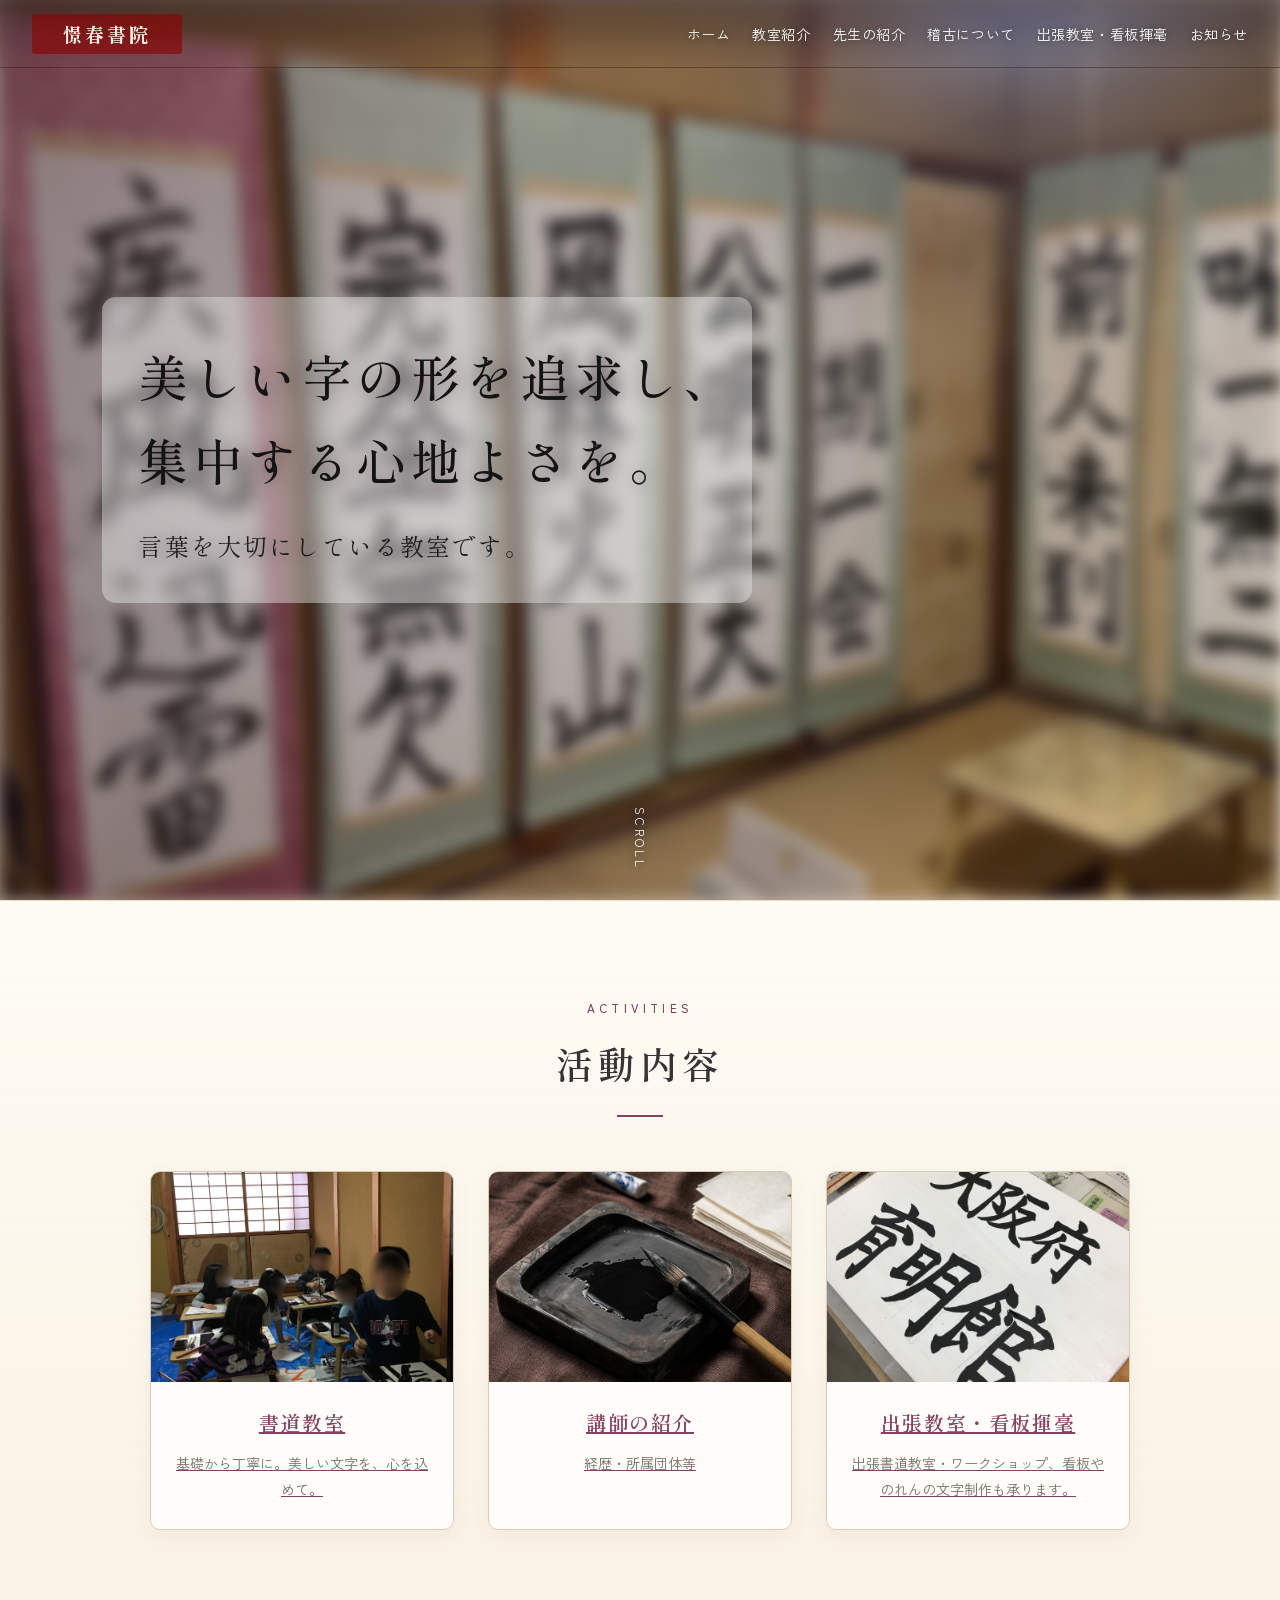
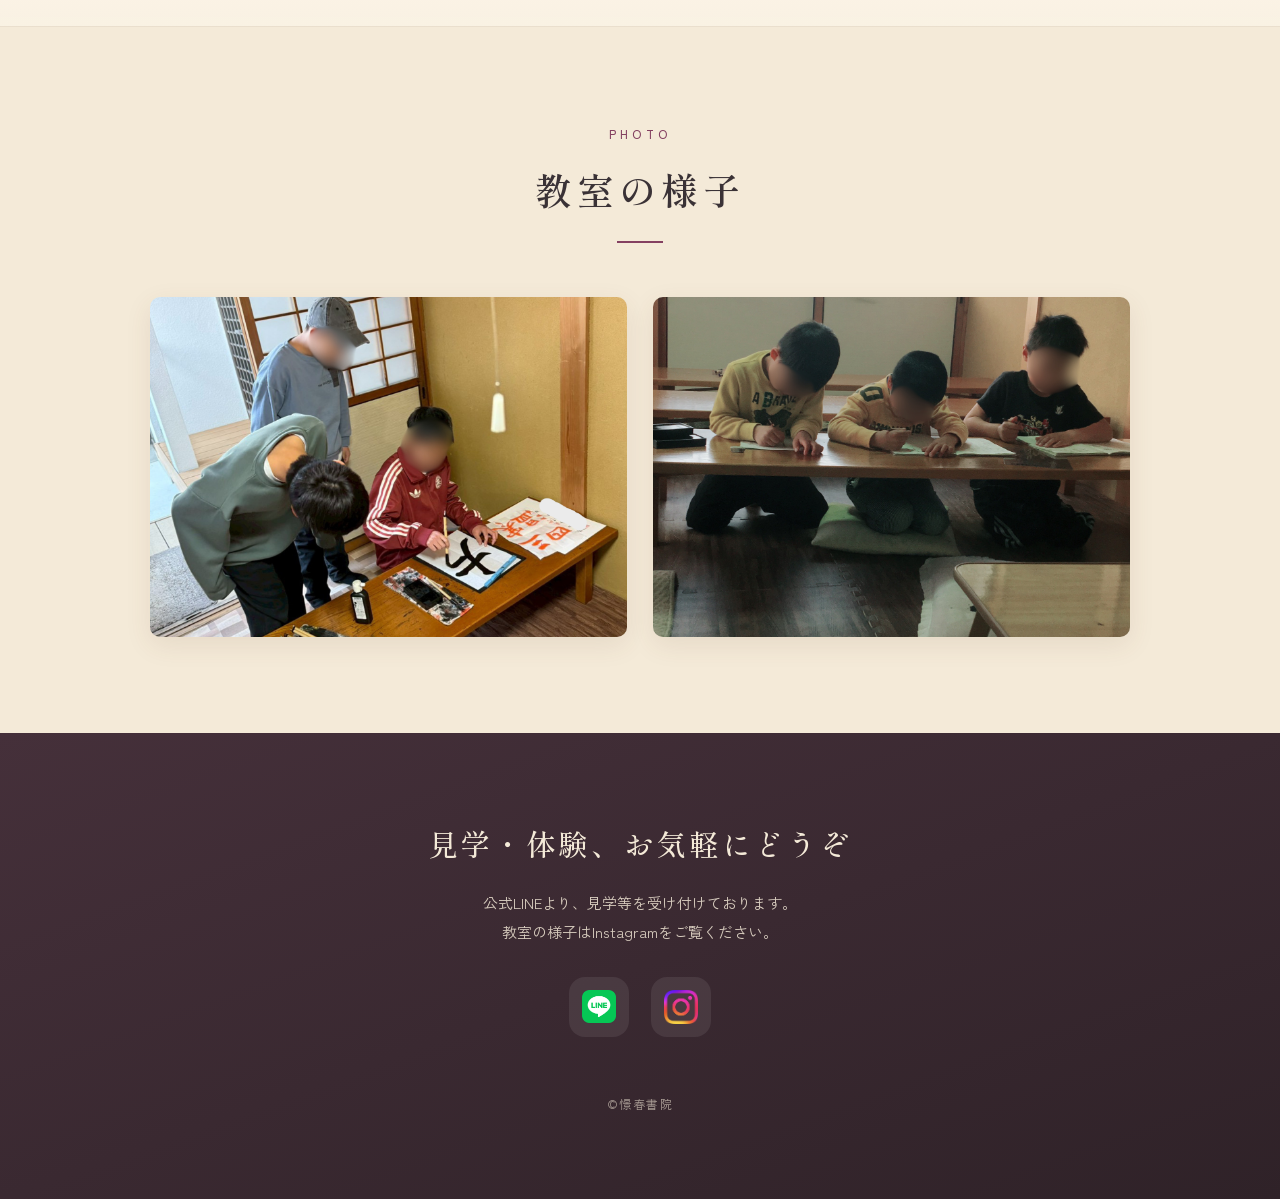
<file: index.html>
<!DOCTYPE html>
<html lang="ja">
<head>
  <meta charset="utf-8">
  <meta name="robots" content="noindex, nofollow">
  <meta name="viewport" content="width=device-width, initial-scale=1">
  <title>憬春書院｜大阪府河南町の書道教室</title>
  <meta name="description" content="大阪府南河内郡河南町の書道教室・憬春書院。美しい字の形を追求し、集中する心地よさを。子どもから大人まで丁寧に指導。出張教室・ワークショップも承っております。">
  <meta name="keywords" content="書道教室,習字教室,憬春書院,河南町,南河内,大阪,書道,習字,子ども書道,大人書道,出張書道">
  <meta property="og:title" content="憬春書院｜大阪府河南町の書道教室">
  <meta property="og:description" content="大阪府南河内郡河南町の書道教室・憬春書院。美しい字の形を追求し、集中する心地よさを。">
  <meta property="og:type" content="website">
  <meta property="og:image" content="img/mainvisual.png">
  <link rel="icon" href="img/憬.png" type="image/png">
  <link rel="stylesheet" href="css/style.css">
  <link href="https://fonts.googleapis.com/css2?family=Shippori+Mincho:wght@400;500;600;700&family=Zen+Kaku+Gothic+New:wght@400;500;700&family=Sawarabi+Mincho&family=Material+Symbols+Outlined&display=swap" rel="stylesheet">
</head>
<body class="home">
  <header>
    <div class="name">
      <h1 class="hanko"><span class="btn-hanko">憬春書院</span></h1>
    </div>
    <div class="pc-menu">
      <nav>
        <ul>
          <li><a href="index.html">ホーム</a></li>
          <li><a href="intro.html">教室紹介</a></li>
          <li><a href="profile.html">先生の紹介</a></li>
          <li><a href="resson.html">稽古について</a></li>
          <li><a href="business.html">出張教室・看板揮毫</a></li>
          <li><a href="news.html">お知らせ</a></li>
          
        </ul>
      </nav>
    </div>
    <div class="sp-menu">
      <span class="material-symbols-outlined" id="open">menu</span>
    </div>
  </header>

  <div class="overlay">
    <span class="material-symbols-outlined" id="close">close</span>
    <nav class="humberger">
      <ul>
        <li><a href="index.html">ホーム</a></li>
          <li><a href="intro.html">教室紹介</a></li>
        <li><a href="profile.html">先生の紹介</a></li>
        <li><a href="resson.html">稽古について</a></li>
        <li><a href="business.html">出張教室・看板揮毫</a></li>
        <li><a href="news.html">お知らせ</a></li>
        
      </ul>
    </nav>
  </div>

  <main>
    

    <!-- ヒーロー -->
    <section class="hero-section">
      <div class="hero-bg" style="background-image: url('img/mainvisual.png');"></div>
      <div class="hero-content">
        <div class="catchcopy-box">
          <h1 class="catchcopy-main">美しい字の形を追求し、<br>集中する心地よさを。</h1>
          <p class="catchcopy-sub">言葉を大切にしている教室です。</p>
        </div>
      </div>
      <div class="scroll-hint">SCROLL</div>
    </section>

    <!-- 活動内容 -->
    <section class="section activities">
      <div class="section-inner">
        <span class="section-title-en">Activities</span>
        <h2 class="section-title">活動内容</h2>
        <div class="title-rule"></div>
        <div class="activity-grid">
          <div class="activity-card">
            <a href="intro.html">
            <img src="img/教室の様子.png" alt="書道教室" class="card-img">
            <h3>書道教室</h3>
            <p>基礎から丁寧に。美しい文字を、心を込めて。</p></a>
          </div>
          <div class="activity-card">
            <a href="profile.html">
            <img src="img/講師紹介写真.png" alt="講師紹介" class="card-img">
            <h3>講師の紹介</h3>
            <p>経歴・所属団体等</p></a>
          </div>
          <div class="activity-card">
            <a href="business.html">
            <img src="img/看板.jpg" alt="出張教室・看板揮毫" class="card-img">
            <h3>出張教室・看板揮毫</h3>
            <p>出張書道教室・ワークショップ、看板やのれんの文字制作も承ります。</p></a>
          </div>
        </div>
      </div>
    </section>

    <!-- photo -->
    <section class="section photo-section">
      <div class="section-inner">
        <span class="section-title-en">Photo</span>
        <h2 class="section-title">教室の様子</h2>
        <div class="title-rule"></div>
        <div class="photo-grid">
          <img src="img/教室の様子①.png" alt="教室の様子">
          <img src="img/教室の様子②.png" alt="教室の様子">
        </div>
      </div>
    </section>
  </main>

  <footer>
    <section class="section cta-section">
      <div class="cta-card">
        <h2>見学・体験、お気軽にどうぞ</h2>
        <p>公式LINEより、見学等を受け付けております。<br>教室の様子はInstagramをご覧ください。</p>
        <div class="cta-btns">
          <a href="https://lin.ee/7ZwNKlZ" aria-label="LINE" target="_blank" rel="noopener"><img src="img/LINE_Brand_icon.png" alt="LINE" class="LINE"></a>

          <a href="https://www.instagram.com/keishun_shoin?igsh=MXVwMjNncm42OHY0cA%3D%3D&utm_source=qr" target="_blank" rel="noopener" aria-label="Instagram"><img src="img/Instagram_Glyph_Gradient.png" alt="Instagram" class="SNS-icon"></a>
          <p class="copyright">©憬春書院</p>
        </div>
      </div>
    </section>
  </footer>

  <script src="js/main.js"></script>
</body>
</html>
</file>
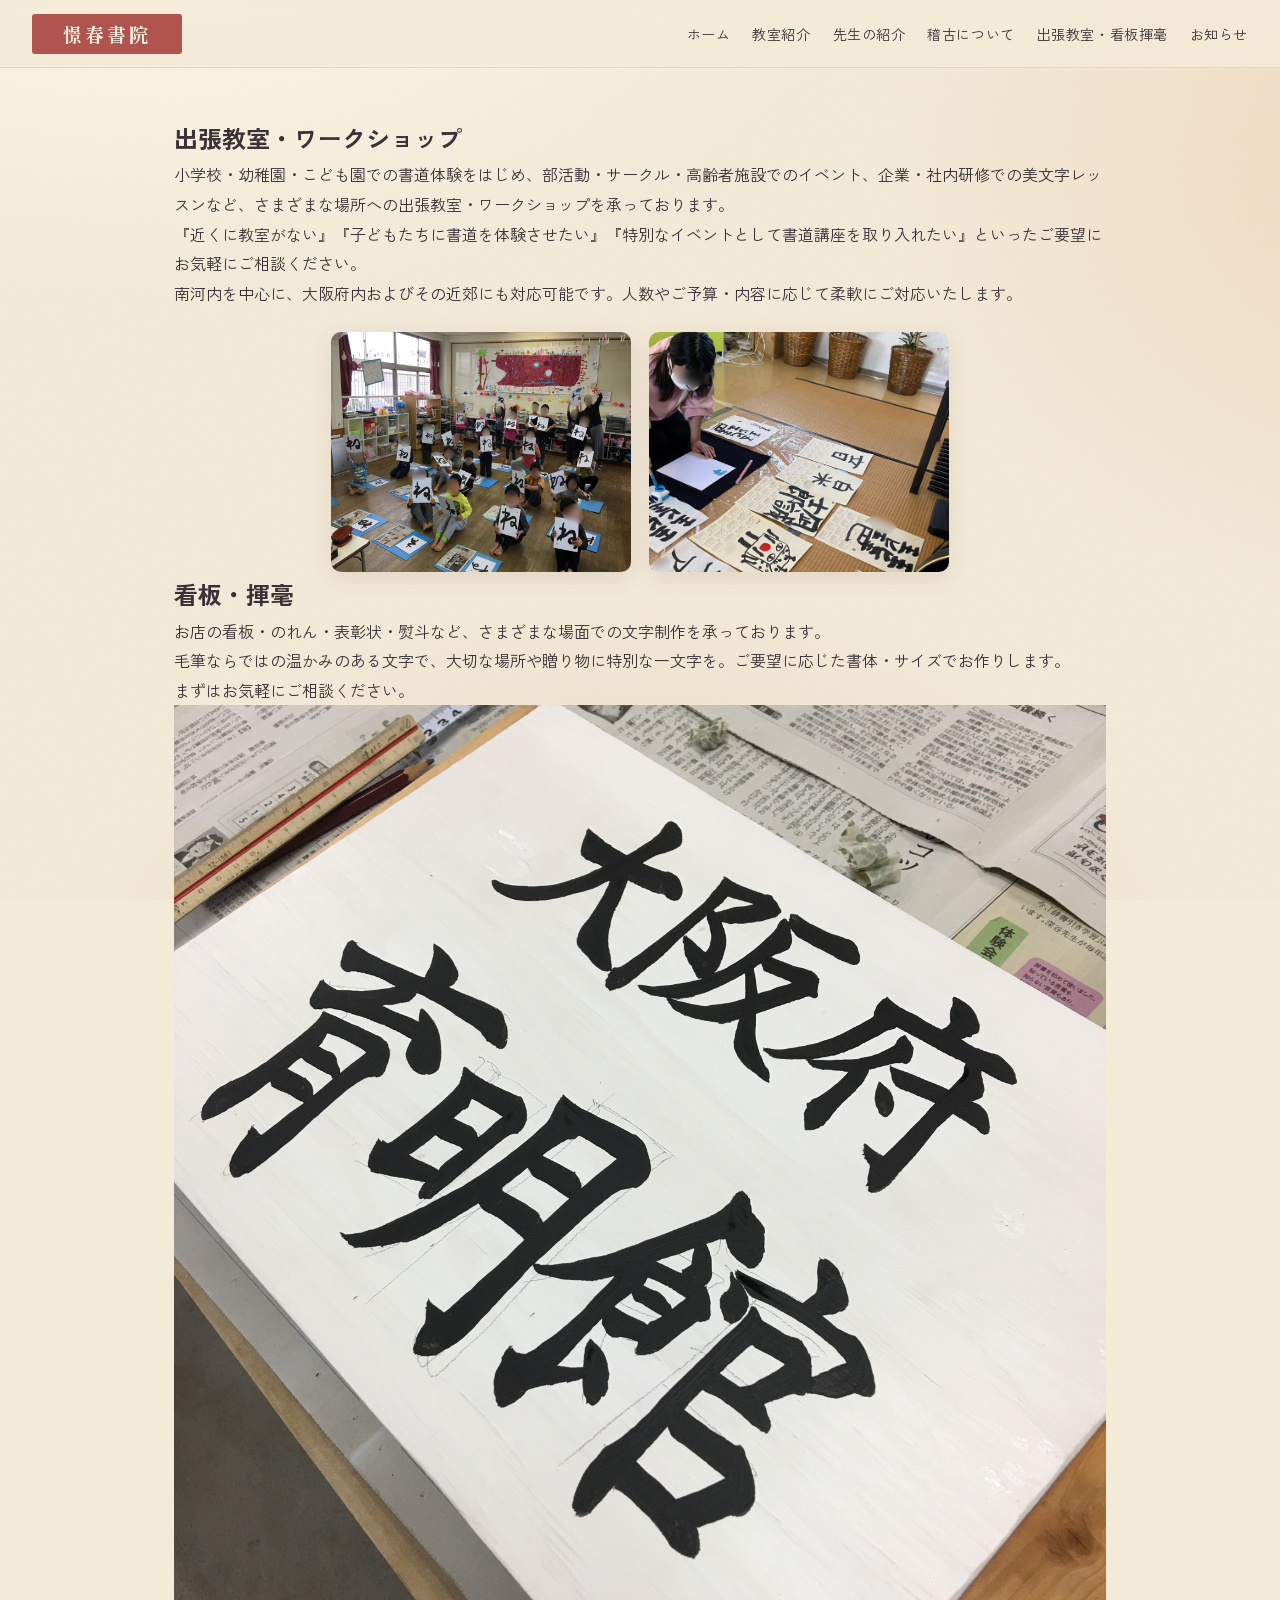
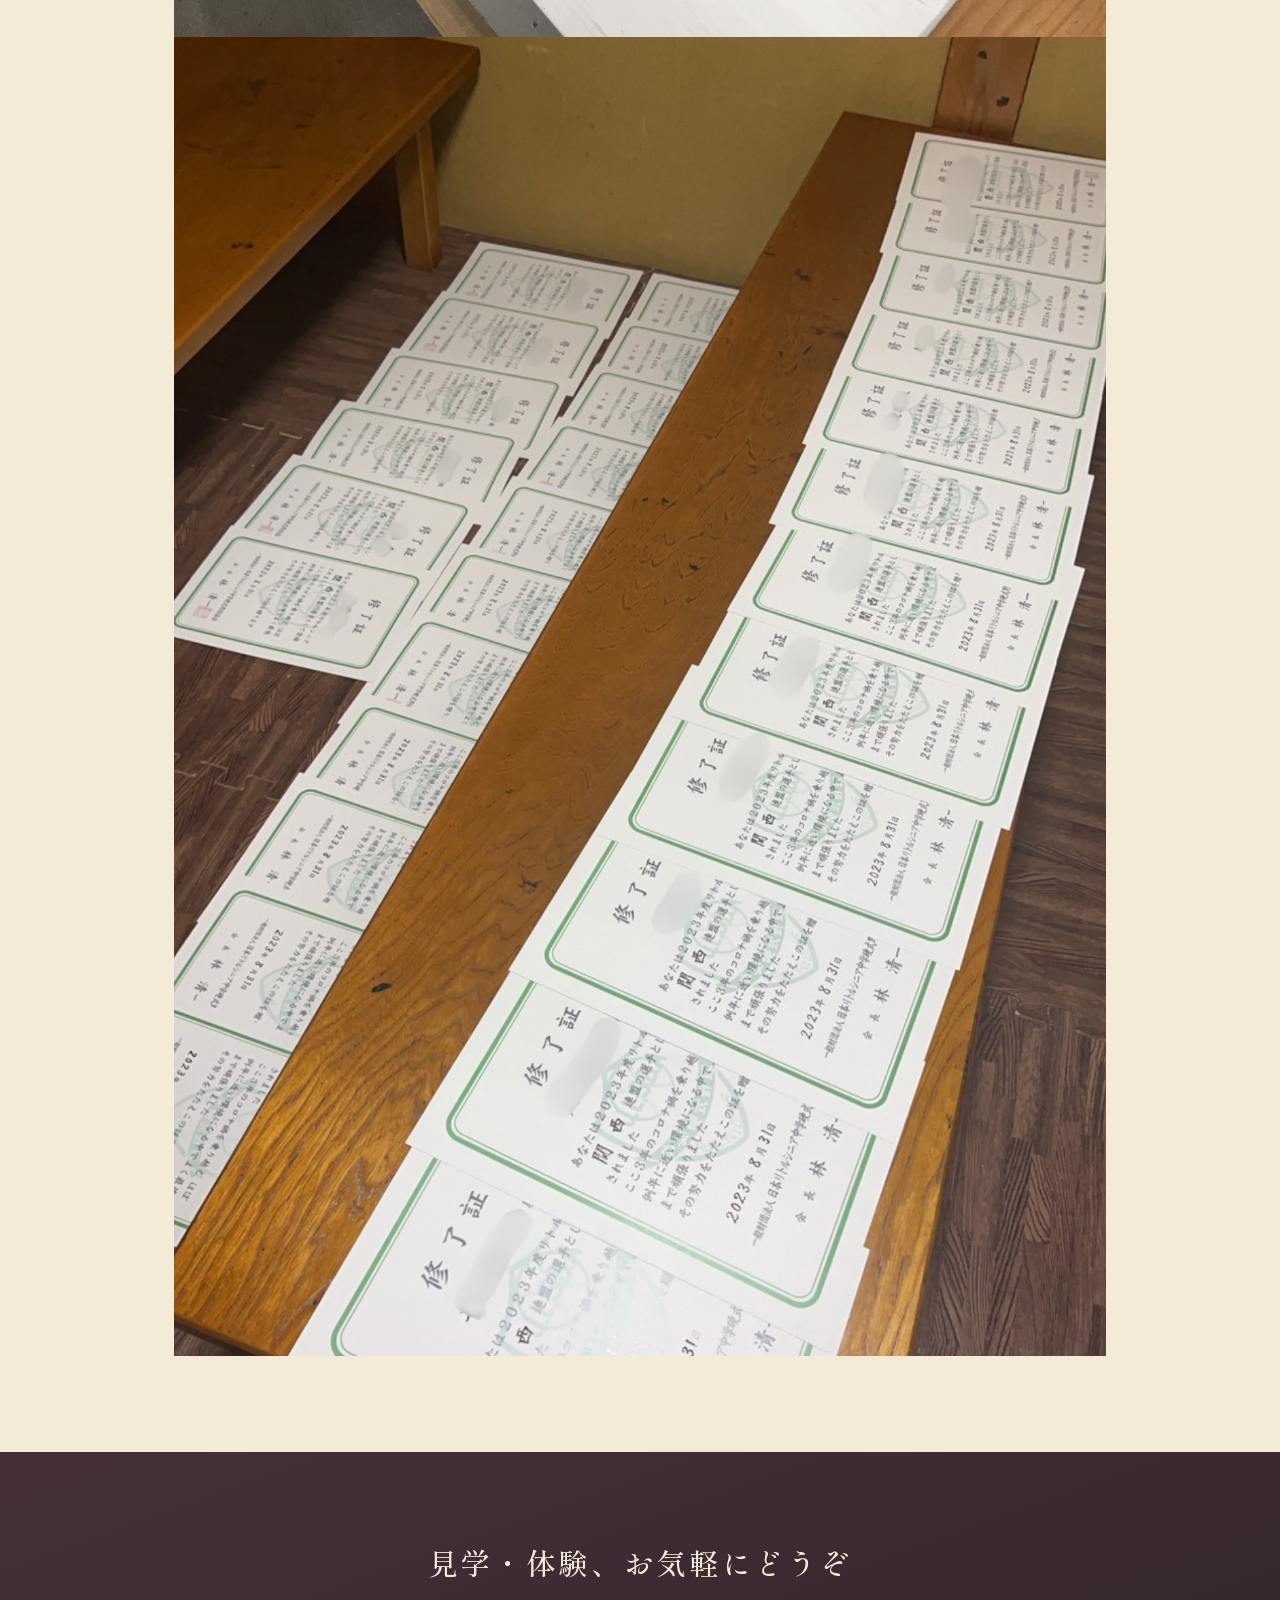
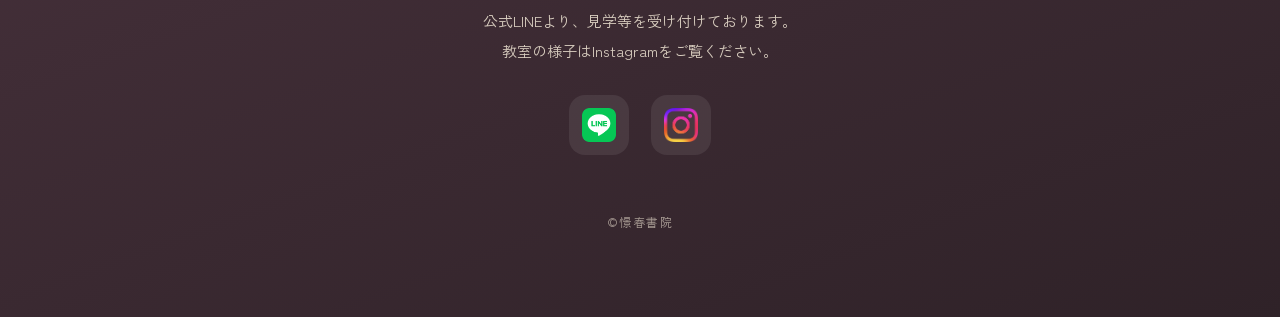
<file: business.html>
<!DOCTYPE html>
<html lang="ja">
<head>
  <meta charset="utf-8">
  <meta name="robots" content="noindex, nofollow">
  <meta name="viewport" content="width=device-width, initial-scale=1">
  <title>出張教室・看板揮毫｜憬春書院</title>
  <meta name="description" content="憬春書院では出張書道教室・ワークショップと、看板・のれん・表彰状などの揮毫も承っております。お気軽にご相談ください。">
  <meta name="keywords" content="出張書道教室,書道ワークショップ,看板文字,揮毫,のれん,企業研修,美文字,憬春書院,大阪,河南町,南河内">
  <meta property="og:title" content="出張教室・看板揮毫｜憬春書院">
  <meta property="og:description" content="出張書道教室・ワークショップ、看板・のれんの文字制作も承ります。大阪府・憬春書院。">
  <meta property="og:type" content="website">
  <meta property="og:image" content="img/mainvisual.png">
  <link rel="icon" href="img/憬.png" type="image/png">
  <link rel="stylesheet" href="css/style.css">
  <link href="https://fonts.googleapis.com/css2?family=Shippori+Mincho:wght@400;500;600;700&family=Zen+Kaku+Gothic+New:wght@400;500;700&family=Sawarabi+Mincho&family=Material+Symbols+Outlined&display=swap" rel="stylesheet">
</head>
<body>
  <header>
    <div class="name">
      <h1 class="hanko"><span class="btn-hanko">憬春書院</span></h1>
    </div>
    <div class="pc-menu">
      <nav>
        <ul>
          <li><a href="index.html">ホーム</a></li>
          <li><a href="intro.html">教室紹介</a></li>
          <li><a href="profile.html">先生の紹介</a></li>
          <li><a href="resson.html">稽古について</a></li>
          <li><a href="business.html">出張教室・看板揮毫</a></li>
          <li><a href="news.html">お知らせ</a></li>
          
        </ul>
      </nav>
    </div>
    <div class="sp-menu">
      <span class="material-symbols-outlined" id="open">menu</span>
    </div>
  </header>

  <div class="overlay">
    <span class="material-symbols-outlined" id="close">close</span>
    <nav class="humberger">
      <ul>
        <li><a href="index.html">ホーム</a></li>
          <li><a href="intro.html">教室紹介</a></li>
        <li><a href="profile.html">先生の紹介</a></li>
        <li><a href="resson.html">稽古について</a></li>
        <li><a href="business.html">出張教室・看板揮毫</a></li>
        <li><a href="news.html">お知らせ</a></li>
        
      </ul>
    </nav>
  </div>

  <main>

    <section class="service-section">
      <h2 class="service-heading">出張教室・ワークショップ</h2>
      <div class="service-body">
        <div class="service-text">
          <p>小学校・幼稚園・こども園での書道体験をはじめ、部活動・サークル・高齢者施設でのイベント、企業・社内研修での美文字レッスンなど、さまざまな場所への出張教室・ワークショップを承っております。</p>
          <p>『近くに教室がない』『子どもたちに書道を体験させたい』『特別なイベントとして書道講座を取り入れたい』といったご要望にお気軽にご相談ください。</p>
          <p>南河内を中心に、大阪府内およびその近郊にも対応可能です。人数やご予算・内容に応じて柔軟にご対応いたします。</p>
        </div>
        <div class="business-photo">
          <img src="img/出張教室①.png" alt="出張教室の様子">
          <img src="img/出張教室②.png" alt="出張教室の様子">
        </div>
      </div>
    </section>

    <section class="service-section">
      <h2 class="service-heading">看板・揮毫</h2>
      <div class="service-body">
        <div class="service-text">
          <p>お店の看板・のれん・表彰状・熨斗など、さまざまな場面での文字制作を承っております。</p>
          <p>毛筆ならではの温かみのある文字で、大切な場所や贈り物に特別な一文字を。ご要望に応じた書体・サイズでお作りします。</p>
          <p>まずはお気軽にご相談ください。</p>
        </div>
        <div class="service-photos">
          <img src="img/看板.jpg" class="img-placeholder">
          <img src="img/揮毫2.png" class="img-placeholder">
        </div>
      </div>
    </section>

  </main>

  <footer>
    <section class="section cta-section">
      <div class="cta-card">
        <h2>見学・体験、お気軽にどうぞ</h2>
        <p>公式LINEより、見学等を受け付けております。<br>教室の様子はInstagramをご覧ください。</p>
        <div class="cta-btns">
          <a href="https://lin.ee/7ZwNKlZ" aria-label="LINE" target="_blank" rel="noopener"><img src="img/LINE_Brand_icon.png" alt="LINE" class="LINE"></a>

          <a href="https://www.instagram.com/keishun_shoin?igsh=MXVwMjNncm42OHY0cA%3D%3D&utm_source=qr" target="_blank" rel="noopener" aria-label="Instagram"><img src="img/Instagram_Glyph_Gradient.png" alt="Instagram" class="SNS-icon"></a>
          <p class="copyright">©憬春書院</p>
        </div>
      </div>
    </section>
  </footer>

  <script src="js/main.js"></script>
</body>
</html>
</file>
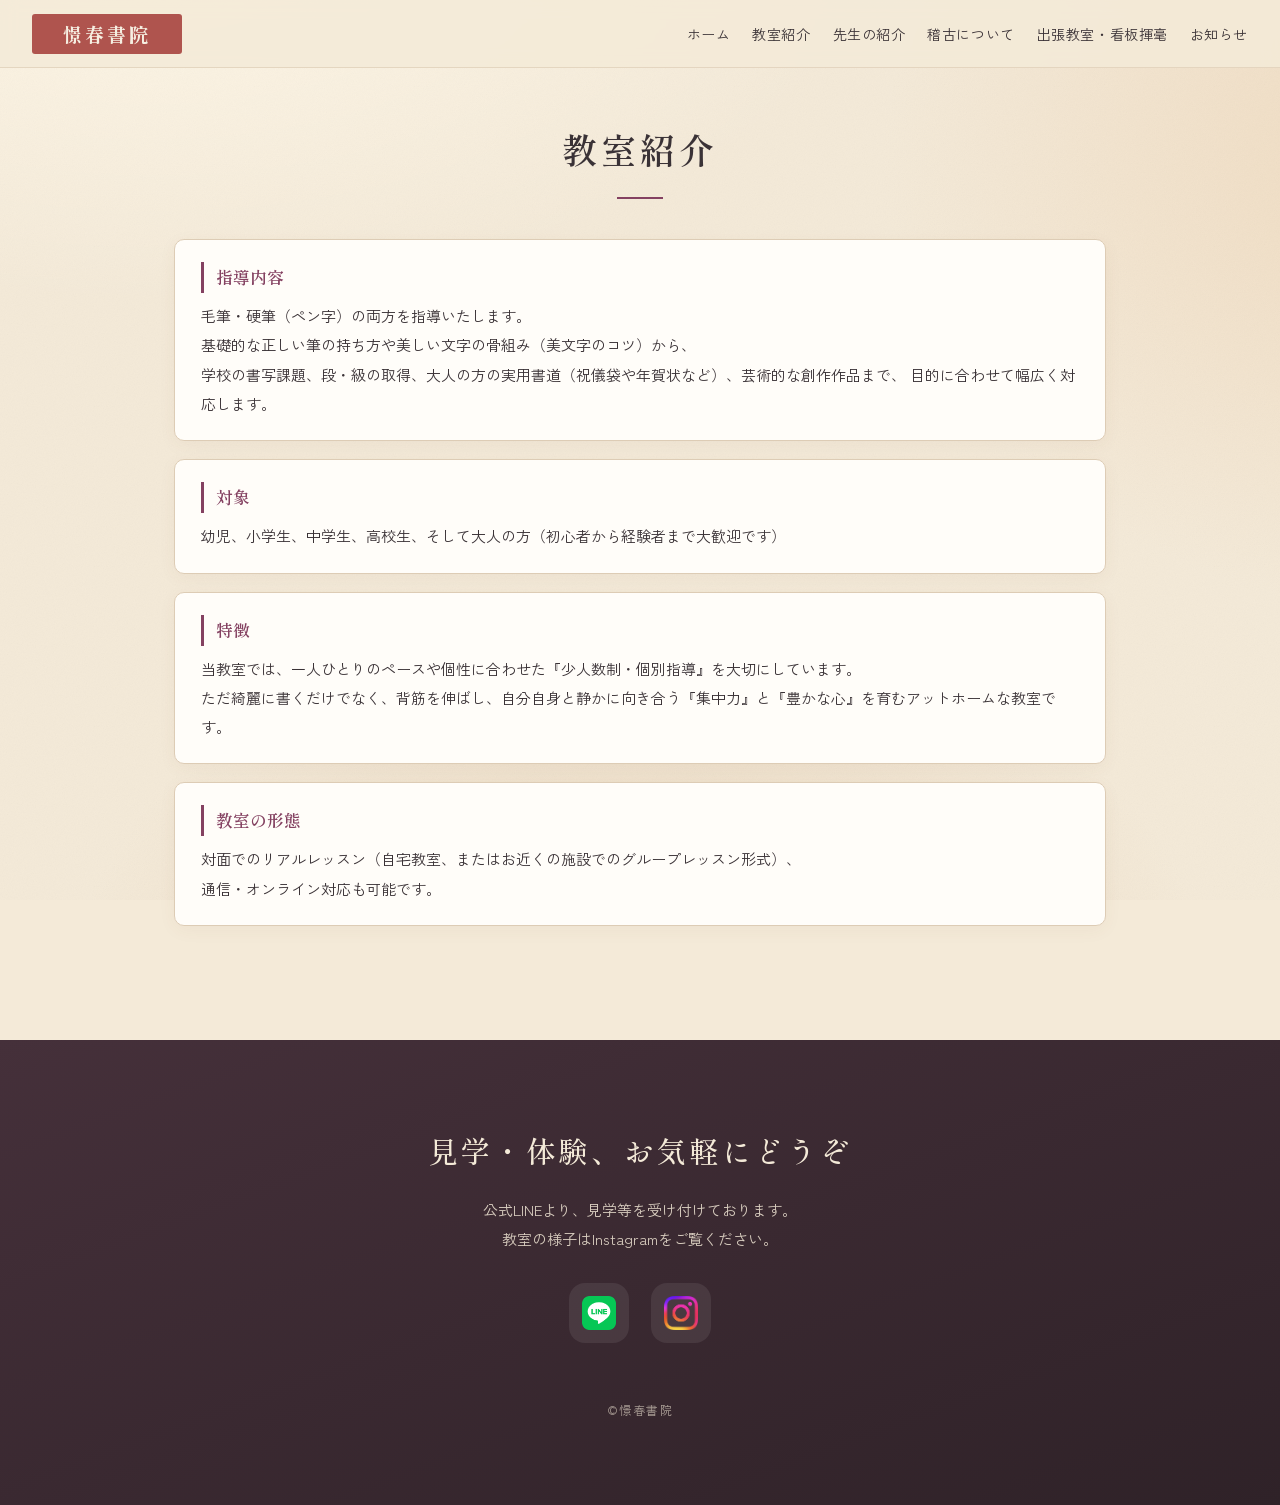
<file: intro.html>
<!DOCTYPE html>
<html lang="ja">
<head>
  <meta charset="utf-8">
  <meta name="robots" content="noindex, nofollow">
  <meta name="viewport" content="width=device-width, initial-scale=1">
  <title>教室紹介｜憬春書院｜大阪府河南町の書道教室</title>
  <meta name="description" content="憬春書院の教室紹介。大阪府南河内郡河南町で毎週水・木・金曜日に開講。基礎から丁寧に学べる書道教室です。見学・体験随時受付中。">
  <meta name="keywords" content="書道教室,習字教室,憬春書院,河南町,南河内,大阪,教室紹介,書道体験">
  <meta property="og:title" content="教室紹介｜憬春書院">
  <meta property="og:description" content="大阪府南河内郡河南町の書道教室・憬春書院。見学・体験随時受付中。">
  <meta property="og:type" content="website">
  <meta property="og:image" content="img/mainvisual.png">
  <link rel="icon" href="img/憬.png" type="image/png">
  <link rel="stylesheet" href="css/style.css">
  <link href="https://fonts.googleapis.com/css2?family=Shippori+Mincho:wght@400;500;600;700&family=Zen+Kaku+Gothic+New:wght@400;500;700&family=Sawarabi+Mincho&family=Material+Symbols+Outlined&display=swap" rel="stylesheet">
</head>
<body>
  <header>
    <div class="name">
      <h1 class="hanko"><span class="btn-hanko">憬春書院</span></h1>
    </div>
    <div class="pc-menu">
      <nav>
        <ul>
          <li><a href="index.html">ホーム</a></li>
          <li><a href="intro.html">教室紹介</a></li>
          <li><a href="profile.html">先生の紹介</a></li>
          <li><a href="resson.html">稽古について</a></li>
          <li><a href="business.html">出張教室・看板揮毫</a></li>
          <li><a href="news.html">お知らせ</a></li>
          
        </ul>
      </nav>
    </div>
    <div class="sp-menu">
      <span class="material-symbols-outlined" id="open">menu</span>
    </div>
  </header>

  <div class="overlay">
    <span class="material-symbols-outlined" id="close">close</span>
    <nav class="humberger">
      <ul>
        <li><a href="index.html">ホーム</a></li>
          <li><a href="intro.html">教室紹介</a></li>
        <li><a href="profile.html">先生の紹介</a></li>
        <li><a href="resson.html">稽古について</a></li>
        <li><a href="business.html">出張教室・看板揮毫</a></li>
        <li><a href="news.html">お知らせ</a></li>
        
      </ul>
    </nav>
  </div>

  <main>
    
    <section class="intro">
      <h4>教室紹介</h4>
      <div class="commitment-container">
        <ul class="commitment">
          <li>
            <div class="commitment-head">指導内容</div>
            <p>毛筆・硬筆（ペン字）の両方を指導いたします。<br>
              基礎的な正しい筆の持ち方や美しい文字の骨組み（美文字のコツ）から、<br>学校の書写課題、段・級の取得、大人の方の実用書道（祝儀袋や年賀状など）、芸術的な創作作品まで、
              目的に合わせて幅広く対応します。</p>
          </li>
          <li>
            <div class="commitment-head">対象</div>
            <p>幼児、小学生、中学生、高校生、そして大人の方（初心者から経験者まで大歓迎です）</p>
          </li>
          <li>
            <div class="commitment-head">特徴</div>
            <p>当教室では、一人ひとりのペースや個性に合わせた『少人数制・個別指導』を大切にしています。<br>
              ただ綺麗に書くだけでなく、背筋を伸ばし、自分自身と静かに向き合う『集中力』と『豊かな心』を育むアットホームな教室です。</p>
          </li>
          <li>
            <div class="commitment-head">教室の形態</div>
            <p>対面でのリアルレッスン（自宅教室、またはお近くの施設でのグループレッスン形式）、<br>通信・オンライン対応も可能です。</p>
          </li>
        </ul>
      </div>
    </section>
  </main>

  <footer>
    <section class="section cta-section">
      <div class="cta-card">
        <h2>見学・体験、お気軽にどうぞ</h2>
        <p>公式LINEより、見学等を受け付けております。<br>教室の様子はInstagramをご覧ください。</p>
        <div class="cta-btns">
          <a href="https://lin.ee/7ZwNKlZ" aria-label="LINE" target="_blank" rel="noopener"><img src="img/LINE_Brand_icon.png" alt="LINE" class="LINE"></a>

          <a href="https://www.instagram.com/keishun_shoin?igsh=MXVwMjNncm42OHY0cA%3D%3D&utm_source=qr" target="_blank" rel="noopener" aria-label="Instagram"><img src="img/Instagram_Glyph_Gradient.png" alt="Instagram" class="SNS-icon"></a>
          <p class="copyright">©憬春書院</p>
        </div>
      </div>
    </section>
  </footer>

  <script src="js/main.js"></script>
</body>
</html>
</file>
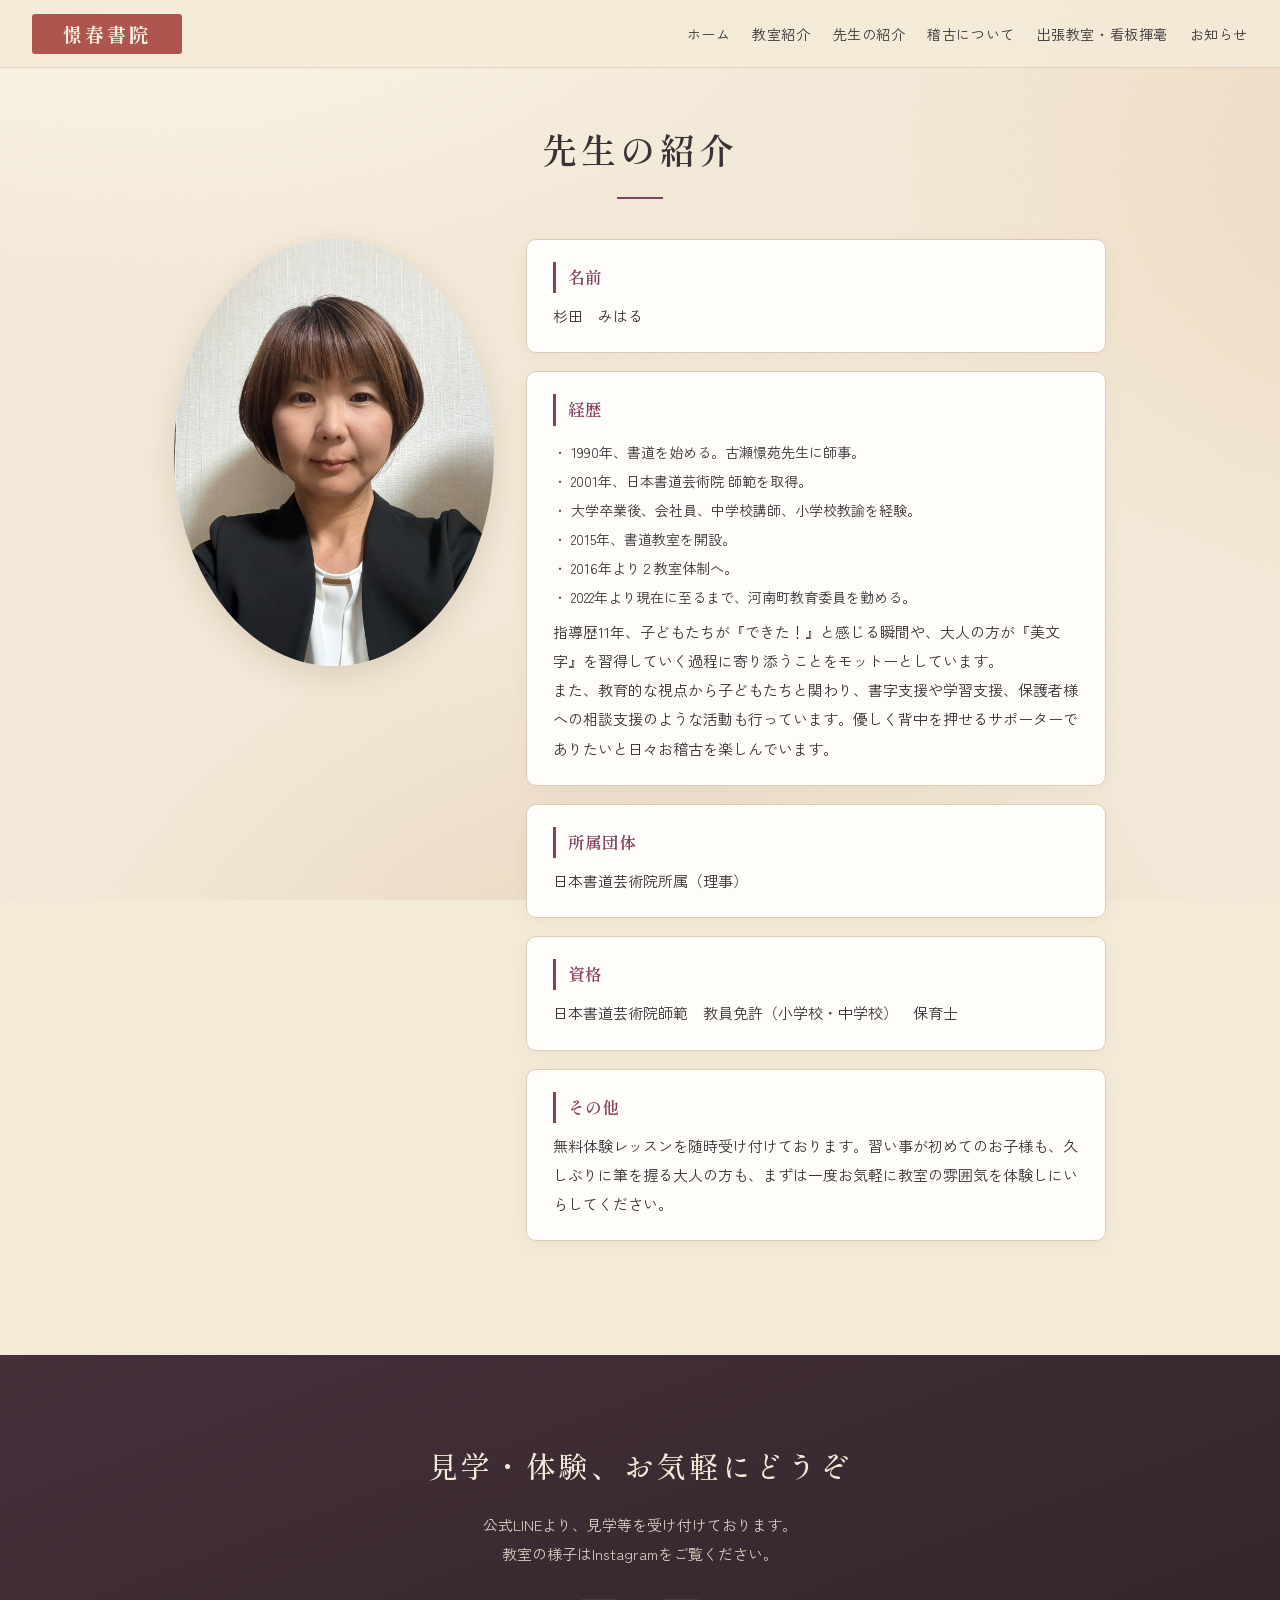
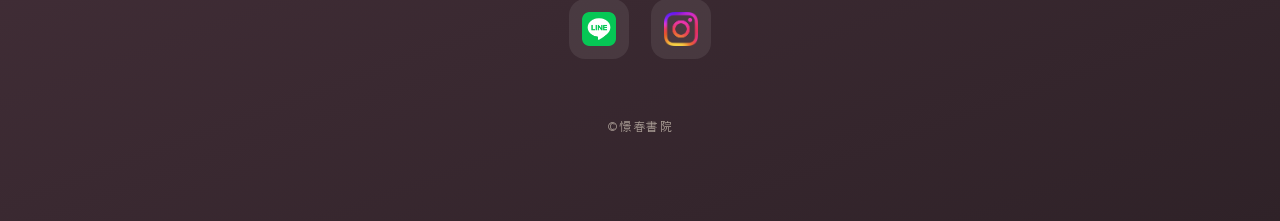
<file: profile.html>
<!DOCTYPE html>
<html lang="ja">
<head>
  <meta charset="utf-8">
  <meta name="robots" content="noindex, nofollow">
  <meta name="viewport" content="width=device-width, initial-scale=1">
  <title>先生の紹介｜憬春書院｜大阪府河南町の書道教室</title>
  <meta name="description" content="憬春書院の講師紹介。河南町教育委員も務める書道講師が丁寧に指導。経歴・所属団体もご確認いただけます。">
  <meta name="keywords" content="書道教室,憬春書院,河南町,南河内,大阪,書道講師,先生紹介">
  <meta property="og:title" content="先生の紹介｜憬春書院">
  <meta property="og:description" content="憬春書院の講師紹介。河南町教育委員も務める書道講師が丁寧に指導します。">
  <meta property="og:type" content="website">
  <meta property="og:image" content="img/講師紹介写真.png">
  <link rel="icon" href="img/憬.png" type="image/png">
  <link rel="stylesheet" href="css/style.css">
  <link href="https://fonts.googleapis.com/css2?family=Shippori+Mincho:wght@400;500;600;700&family=Zen+Kaku+Gothic+New:wght@400;500;700&family=Sawarabi+Mincho&family=Material+Symbols+Outlined&display=swap" rel="stylesheet">
</head>
<body>
  <header>
    <div class="name">
      <h1 class="hanko"><span class="btn-hanko">憬春書院</span></h1>
    </div>
    <div class="pc-menu">
      <nav>
        <ul>
          <li><a href="index.html">ホーム</a></li>
          <li><a href="intro.html">教室紹介</a></li>
          <li><a href="profile.html">先生の紹介</a></li>
          <li><a href="resson.html">稽古について</a></li>
          <li><a href="business.html">出張教室・看板揮毫</a></li>
          <li><a href="news.html">お知らせ</a></li>
          
        </ul>
      </nav>
    </div>
    <div class="sp-menu">
      <span class="material-symbols-outlined" id="open">menu</span>
    </div>
  </header>

  <div class="overlay">
    <span class="material-symbols-outlined" id="close">close</span>
    <nav class="humberger">
      <ul>
        <li><a href="index.html">ホーム</a></li>
          <li><a href="intro.html">教室紹介</a></li>
        <li><a href="profile.html">先生の紹介</a></li>
        <li><a href="resson.html">稽古について</a></li>
        <li><a href="business.html">出張教室・看板揮毫</a></li>
        <li><a href="news.html">お知らせ</a></li>
        
      </ul>
    </nav>
  </div>

  <main>
    
    <h5>先生の紹介</h5>
    <section class="profile-section">
      <img src="img/LINE_ALBUM_憬春書院HP作成用_260530_1.jpg" alt="杉田みはる" class="profile-img">
      <ul>
        <li>
          <div class="profile-head">名前</div>
          <p>杉田　みはる</p>
        </li>
        <li>
          <div class="profile-head">経歴</div>
          <ul class="profile-list">
            <li>1990年、書道を始める。古瀬憬苑先生に師事。</li>
            <li>2001年、日本書道芸術院 師範を取得。</li>
            <li>大学卒業後、会社員、中学校講師、小学校教諭を経験。</li>
            <li>2015年、書道教室を開設。</li>
            <li>2016年より２教室体制へ。</li>
            <li>2022年より現在に至るまで、河南町教育委員を勤める。</li>
          </ul>
          <p>指導歴11年、子どもたちが『できた！』と感じる瞬間や、大人の方が『美文字』を習得していく過程に寄り添うことをモットーとしています。<br>また、教育的な視点から子どもたちと関わり、書字支援や学習支援、保護者様への相談支援のような活動も行っています。優しく背中を押せるサポーターでありたいと日々お稽古を楽しんでいます。</p>
        </li>
        <li>
          <div class="profile-head">所属団体</div>
          <p>日本書道芸術院所属（理事）</p>
        </li>
        <li>
          <div class="profile-head">資格</div>
          <p>日本書道芸術院師範　教員免許（小学校・中学校）　保育士</p>
        </li>
        <li>
          <div class="profile-head">その他</div>
          <p>無料体験レッスンを随時受け付けております。習い事が初めてのお子様も、久しぶりに筆を握る大人の方も、まずは一度お気軽に教室の雰囲気を体験しにいらしてください。</p>
        </li>
      </ul>
    </section>
  </main>

  <footer>
    <section class="section cta-section">
      <div class="cta-card">
        <h2>見学・体験、お気軽にどうぞ</h2>
        <p>公式LINEより、見学等を受け付けております。<br>教室の様子はInstagramをご覧ください。</p>
        <div class="cta-btns">
          <a href="https://lin.ee/7ZwNKlZ" aria-label="LINE" target="_blank" rel="noopener"><img src="img/LINE_Brand_icon.png" alt="LINE" class="LINE"></a>

          <a href="https://www.instagram.com/keishun_shoin?igsh=MXVwMjNncm42OHY0cA%3D%3D&utm_source=qr" target="_blank" rel="noopener" aria-label="Instagram"><img src="img/Instagram_Glyph_Gradient.png" alt="Instagram" class="SNS-icon"></a>
          <p class="copyright">©憬春書院</p>
        </div>
      </div>
    </section>
  </footer>

  <script src="js/main.js"></script>
</body>
</html>
</file>
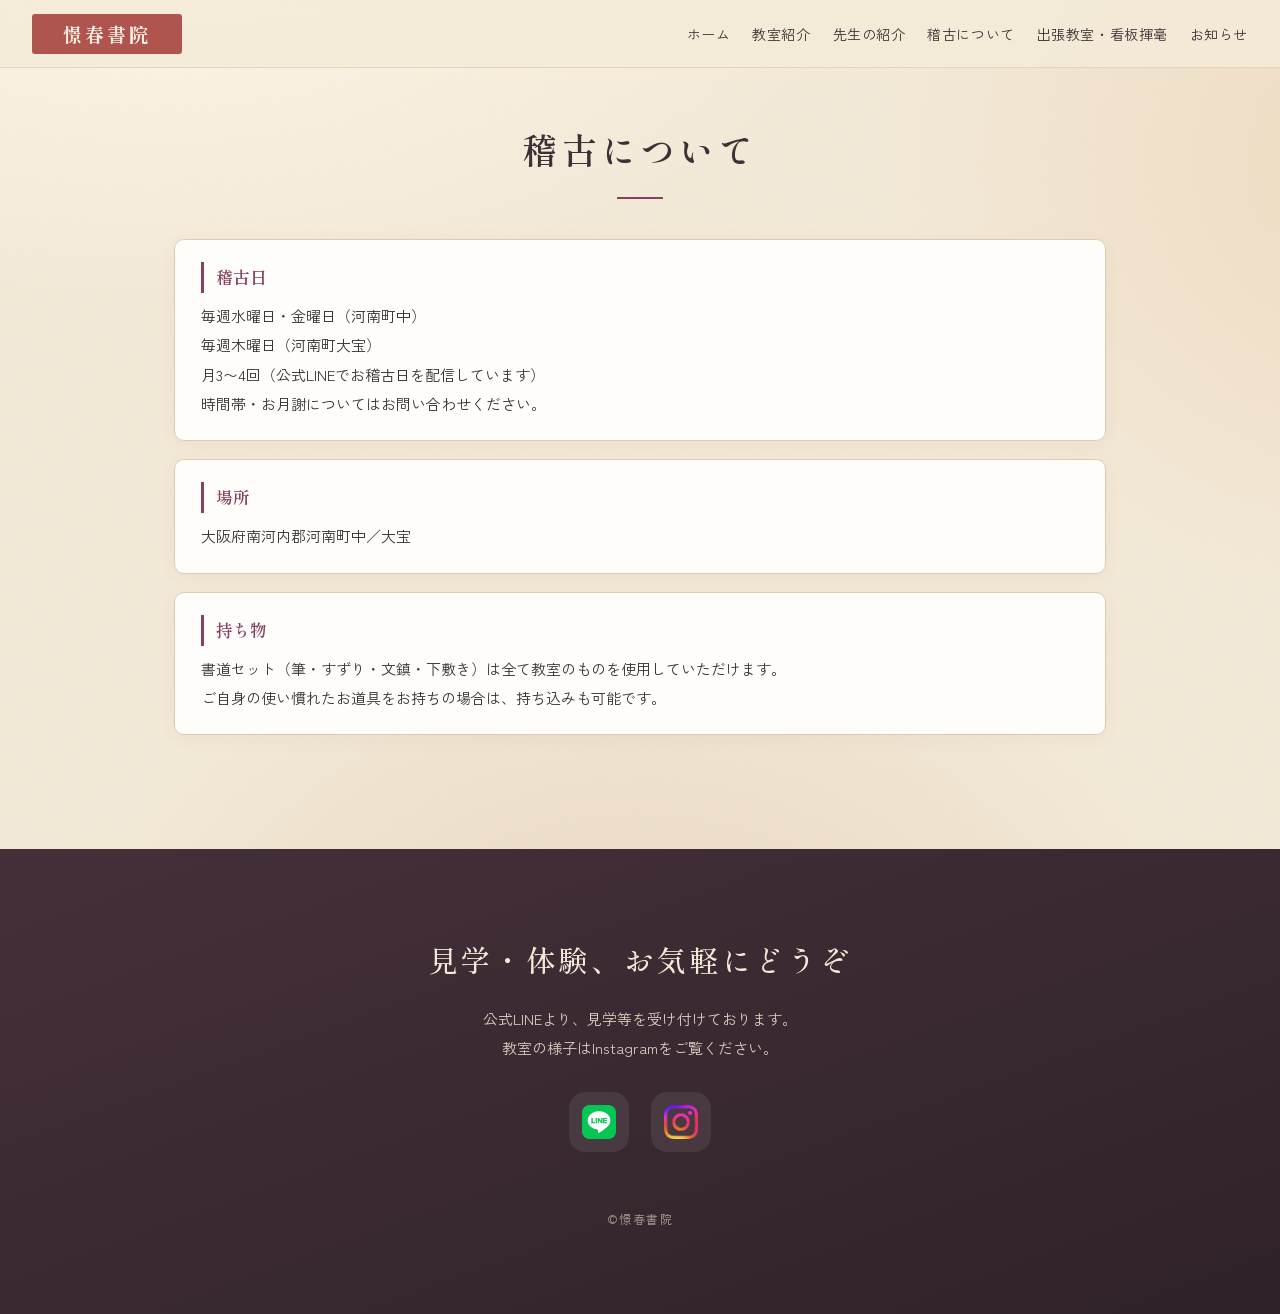
<file: resson.html>
<!DOCTYPE html>
<html lang="ja">
<head>
  <meta charset="utf-8">
  <meta name="robots" content="noindex, nofollow">
  <meta name="viewport" content="width=device-width, initial-scale=1">
  <title>稽古について｜憬春書院｜大阪府河南町の書道教室</title>
  <meta name="description" content="憬春書院の稽古日程・料金・内容。大阪府南河内郡河南町中・大宝にて毎週水・木・金曜日開講。月謝制で気軽に通えます。">
  <meta name="keywords" content="書道教室,習字教室,憬春書院,河南町,南河内,大阪,月謝,料金,稽古日程">
  <meta property="og:title" content="稽古について｜憬春書院">
  <meta property="og:description" content="大阪府河南町の書道教室・憬春書院。稽古日程・料金・内容についてご案内します。">
  <meta property="og:type" content="website">
  <meta property="og:image" content="img/mainvisual.png">
  <link rel="icon" href="img/憬.png" type="image/png">
  <link rel="stylesheet" href="css/style.css">
  <link href="https://fonts.googleapis.com/css2?family=Shippori+Mincho:wght@400;500;600;700&family=Zen+Kaku+Gothic+New:wght@400;500;700&family=Sawarabi+Mincho&family=Material+Symbols+Outlined&display=swap" rel="stylesheet">
</head>
<body>
  <header>
    <div class="name">
      <h1 class="hanko"><span class="btn-hanko">憬春書院</span></h1>
    </div>
    <div class="pc-menu">
      <nav>
        <ul>
          <li><a href="index.html">ホーム</a></li>
          <li><a href="intro.html">教室紹介</a></li>
          <li><a href="profile.html">先生の紹介</a></li>
          <li><a href="resson.html">稽古について</a></li>
          <li><a href="business.html">出張教室・看板揮毫</a></li>
          <li><a href="news.html">お知らせ</a></li>
          
        </ul>
      </nav>
    </div>
    <div class="sp-menu">
      <span class="material-symbols-outlined" id="open">menu</span>
    </div>
  </header>

  <div class="overlay">
    <span class="material-symbols-outlined" id="close">close</span>
    <nav class="humberger">
      <ul>
        <li><a href="index.html">ホーム</a></li>
          <li><a href="intro.html">教室紹介</a></li>
        <li><a href="profile.html">先生の紹介</a></li>
        <li><a href="resson.html">稽古について</a></li>
        <li><a href="business.html">出張教室・看板揮毫</a></li>
        <li><a href="news.html">お知らせ</a></li>
        
      </ul>
    </nav>
  </div>

  <main>
    
    <h6>稽古について</h6>
    <section class="resson-section">
      <ul>
        <li>
          <div class="profile-head">稽古日</div>
          <p>毎週水曜日・金曜日（河南町中）<br>
            毎週木曜日（河南町大宝）<br>
            月3〜4回（公式LINEでお稽古日を配信しています）<br>
            時間帯・お月謝についてはお問い合わせください。</p>
        </li>
        <li>
          <div class="profile-head">場所</div>
          <p>大阪府南河内郡河南町中／大宝</p>
        </li>
        <li>
          <div class="profile-head">持ち物</div>
          <p>書道セット（筆・すずり・文鎮・下敷き）は全て教室のものを使用していただけます。<br>
            ご自身の使い慣れたお道具をお持ちの場合は、持ち込みも可能です。</p>
        </li>
      </ul>
    </section>
  </main>

  <footer>
    <section class="section cta-section">
      <div class="cta-card">
        <h2>見学・体験、お気軽にどうぞ</h2>
        <p>公式LINEより、見学等を受け付けております。<br>教室の様子はInstagramをご覧ください。</p>
        <div class="cta-btns">
          <a href="https://lin.ee/7ZwNKlZ" aria-label="LINE" target="_blank" rel="noopener"><img src="img/LINE_Brand_icon.png" alt="LINE" class="LINE"></a>

          <a href="https://www.instagram.com/keishun_shoin?igsh=MXVwMjNncm42OHY0cA%3D%3D&utm_source=qr" target="_blank" rel="noopener" aria-label="Instagram"><img src="img/Instagram_Glyph_Gradient.png" alt="Instagram" class="SNS-icon"></a>
          <p class="copyright">©憬春書院</p>
        </div>
      </div>
    </section>
  </footer>

  <script src="js/main.js"></script>
</body>
</html>
</file>
<file: css/style.css>
/* =========================================================
   憬春書院 - 共通スタイル
   ---------------------------------------------------------
   色や背景を変えたいときは、まず下の :root の変数を変えるだけでOK。
   背景プリセットは --paper 系 と body の background-image を参照。
   ========================================================= */
:root {
  /* 配色（ここを変えると全ページに反映） */
  --paper:      #f4ead8;   /* 背景のベース色（温かいクリーム） */
  --paper-warm: #fbf4e7;   /* セクションの明るい紙色 */
  --card:       #fffdf9;   /* カードの白 */
  --ink:        #3a3236;   /* 本文の墨色（温かみ） */
  --muted:      #7a6d6a;   /* 補助テキスト */
  --line:       #ddccb5;   /* 罫線・枠 */
  --plum:       #844161;   /* アクセント（くすんだ紅紫） */
  --plum-soft:  #9c5878;
  --shu:        #8a0606;   /* 印鑑の朱 */

  /* フォント */
  --mincho: "Shippori Mincho", "Sawarabi Mincho", "Yu Mincho", "YuMincho", "Hiragino Mincho ProN", serif;
  --gothic: "Zen Kaku Gothic New", "Hiragino Kaku Gothic ProN", "Hiragino Sans", Meiryo, sans-serif;

  /* レイアウト */
  --maxw: 980px;
  --header-h: 68px;
}

* { margin: 0; padding: 0; box-sizing: border-box; }
html { scroll-behavior: smooth; }

body {
  font-family: var(--gothic);
  color: var(--ink);
  line-height: 1.85;
  background-color: var(--paper);
  /* 温かいグラデーション背景。色味を変えたい場合はここを調整 */
  background-image:
    radial-gradient(1200px 620px at 12% -8%, rgba(255,248,233,0.95), transparent 60%),
    radial-gradient(1000px 820px at 112% 18%, rgba(238,214,184,0.75), transparent 55%),
    radial-gradient(950px 760px at 50% 118%, rgba(228,205,176,0.7), transparent 62%);
  background-attachment: fixed;
  min-height: 100vh;
}
/* 紙の粒子感（やわらかな質感） */
body::before {
  content: "";
  position: fixed; inset: 0; z-index: 0; pointer-events: none;
  background-image: url("data:image/svg+xml,%3Csvg xmlns='http://www.w3.org/2000/svg' width='160' height='160'%3E%3Cfilter id='n'%3E%3CfeTurbulence type='fractalNoise' baseFrequency='0.9' numOctaves='2' stitchTiles='stitch'/%3E%3CfeColorMatrix type='saturate' values='0'/%3E%3C/filter%3E%3Crect width='100%25' height='100%25' filter='url(%23n)' opacity='0.05'/%3E%3C/svg%3E");
}
img { display: block; max-width: 100%; }
a { color: var(--plum); }

/* =========================================================
   ヘッダー
   ========================================================= */
header {
  position: fixed;
  top: 0; left: 0;
  width: 100%;
  height: var(--header-h);
  display: flex;
  align-items: center;
  justify-content: space-between;
  padding: 0 32px;
  z-index: 200;
  background: rgba(244,234,216,0.86);
  backdrop-filter: blur(8px);
  border-bottom: 1px solid rgba(221,204,181,0.7);
  transition: background .35s, border-color .35s;
}
/* トップページではヒーローの上に透明で重ねる */
body.home header {
  background: linear-gradient(to bottom, rgba(40,28,32,0.45), rgba(40,28,32,0));
  border-bottom-color: transparent;
}
body.home header.scrolled {
  background: rgba(244,234,216,0.92);
  backdrop-filter: blur(8px);
  border-bottom-color: rgba(221,204,181,0.7);
}

.name { display: flex; align-items: center; }
/* 印鑑風ロゴ */
.hanko {
  display: inline-block;
  width: 150px; height: 40px;
  background-color: rgba(138,6,6,0.66);
  border-radius: 3px;
  overflow: hidden;
  transition: background-color .2s, transform .2s, opacity .2s;
}
.hanko h1 { margin: 0; }
.btn-hanko {
  display: flex; align-items: center; justify-content: center;
  width: 100%; height: 100%;
  text-decoration: none;
  color: #f6efe2;
  font-family: var(--mincho);
  font-size: 19px;
  letter-spacing: 0.16em;
}
.hanko:hover { background-color: var(--shu); transform: translateY(-2px); opacity: .92; }

/* PCメニュー */
.pc-menu nav ul {
  display: flex;
  gap: 22px;
  list-style: none;
}
.pc-menu nav a {
  text-decoration: none;
  color: var(--ink);
  font-size: 14px;
  letter-spacing: 0.04em;
  padding-bottom: 3px;
  border-bottom: 1px solid transparent;
  transition: color .2s, border-color .2s;
  white-space: nowrap;
}
.pc-menu nav a:hover { color: var(--plum); border-color: var(--plum); }
body.home header:not(.scrolled) .pc-menu nav a {
  color: #fff; text-shadow: 0 1px 6px rgba(0,0,0,0.4);
}
body.home header:not(.scrolled) .pc-menu nav a:hover { border-color: rgba(255,255,255,0.85); }

/* スマホメニューアイコン */
.sp-menu { display: none; }
.sp-menu .material-symbols-outlined {
  font-size: 30px; color: var(--ink); cursor: pointer;
}
body.home header:not(.scrolled) .sp-menu .material-symbols-outlined {
  color: #fff; text-shadow: 0 1px 6px rgba(0,0,0,0.5);
}

/* =========================================================
   スマホ用スライドメニュー（overlay）
   ========================================================= */
.overlay {
  position: fixed;
  top: 0; right: -100%;
  width: min(320px, 82%);
  height: 100vh;
  background: rgba(245,237,221,0.97);
  backdrop-filter: blur(6px);
  box-shadow: -8px 0 30px rgba(60,40,40,0.18);
  z-index: 1000;
  padding: 80px 0 40px;
  transition: right .4s ease;
}
.overlay.show { right: 0; }
.overlay #close {
  position: absolute; top: 18px; right: 18px;
  font-size: 30px; color: var(--plum); cursor: pointer;
}
.overlay nav ul { list-style: none; display: flex; flex-direction: column; align-items: center; gap: 6px; }
.overlay nav a {
  display: block;
  padding: 14px 20px;
  text-decoration: none;
  color: var(--ink);
  font-family: var(--mincho);
  font-size: 1.05rem;
  letter-spacing: 0.06em;
  transition: color .2s;
}
.overlay nav a:hover { color: var(--plum); }

/* =========================================================
   看板スロット（クライアントの看板を入れる場所）
   通行止め画像の位置を引き継ぎ。広い画面でのみ左に表示。
   ========================================================= */
.通行止め {
  display: none;
}
@media (min-width: 1320px) {
  body:not(.home) .通行止め {
    display: block;
    position: fixed;
    top: 50%; left: 28px;
    transform: translateY(-50%);
    width: 140px; height: auto;
    z-index: 1;
    opacity: 0.96;
  }
}

/* =========================================================
   メイン共通レイアウト（下層ページ）
   ========================================================= */
main {
  position: relative;
  z-index: 1;
  max-width: var(--maxw);
  margin: 0 auto;
  padding: calc(var(--header-h) + 48px) 24px 96px;
}
/* トップページは全幅（ヒーローを全画面に） */
body.home main {
  max-width: none;
  margin: 0;
  padding: 0;
}

/* 下層ページの見出し（h4/h5/h6 を統一） */
main h4, main h5, main h6,
.news-section > h2 {
  font-family: var(--mincho);
  font-size: clamp(1.7rem, 3.4vw, 2.2rem);
  font-weight: 600;
  color: var(--ink);
  text-align: center;
  letter-spacing: 0.12em;
  margin-bottom: 14px;
}
/* 見出し下の朱線 */
main > h4::after, main > h5::after, main > h6::after,
.intro > h4::after, .news-section > h2::after {
  content: "";
  display: block;
  width: 46px; height: 2px;
  background: var(--plum);
  margin: 16px auto 40px;
}

/* 項目ラベル（指導内容・名前・経歴 など） */
.commitment-head, .profile-head {
  display: inline-block;
  font-family: var(--mincho);
  font-weight: 600;
  font-size: 1.05rem;
  color: var(--plum);
  border-left: 3px solid var(--plum);
  padding-left: 12px;
  margin-bottom: 8px;
}
.commitment, .profile-section > ul, .resson-section > ul, .business-section > ul {
  list-style: none;
}
.commitment > li, .profile-section > ul > li, .resson-section > ul > li, .business-section > ul > li {
  background: var(--card);
  border: 1px solid var(--line);
  border-radius: 10px;
  padding: 22px 26px;
  margin-bottom: 18px;
  box-shadow: 0 4px 18px rgba(110,70,50,0.05);
}
.commitment p, .profile-section p, .resson-section p, .business-section p {
  font-size: 15px;
  line-height: 1.95;
  color: var(--ink);
}

/* intro */
.intro .commitment-container { margin-top: 8px; }

/* profile */
.profile-section {
  display: flex;
  flex-wrap: wrap;
  gap: 32px;
  align-items: flex-start;
}
.profile-img {
  width: 320px; max-width: 100%;
  height: auto;
  border-radius: 50%;
  object-fit: cover;
  box-shadow: 0 10px 30px rgba(110,70,50,0.16);
  flex-shrink: 0;
}
.profile-section > ul { flex: 1; min-width: 280px; }
.profile-list { list-style: none; margin: 6px 0; }
.profile-list li {
  position: relative;
  padding-left: 18px;
  font-size: 14px;
  line-height: 1.8;
  background: none !important; border: none !important; box-shadow: none !important;
  padding-top: 0; padding-bottom: 0; margin-bottom: 4px;
}
.profile-list li::before {
  content: "・"; position: absolute; left: 0; color: var(--plum);
}

/* business */
.business-photo {
  display: flex;
  gap: 18px;
  justify-content: center;
  margin-top: 24px;
  flex-wrap: wrap;
}
.business-photo img {
  width: 300px; max-width: 60%;
  height: auto;
  border-radius: 10px;
  box-shadow: 0 6px 22px rgba(110,70,50,0.12);
}

/* =========================================================
   アクセス（form.html）
   ========================================================= */
.access-inner {
  display: flex;
  flex-wrap: wrap;
  gap: 36px;
  align-items: stretch;
  justify-content: center;
}
.access-info {
  flex: 1 1 280px;
  background: var(--card);
  border: 1px solid var(--line);
  border-radius: 12px;
  padding: 28px;
  box-shadow: 0 4px 18px rgba(110,70,50,0.05);
}
.access-list { text-align: left; }
.access-list dt {
  font-family: var(--mincho);
  font-weight: 600;
  color: var(--plum);
  margin-top: 16px;
}
.access-list dt:first-child { margin-top: 0; }
.access-list dd { margin: 4px 0 0; line-height: 1.7; font-size: 15px; }
.access-map { flex: 1 1 460px; min-height: 380px; }
.map-placeholder, .access-map iframe, .map-placeholder iframe {
  width: 100%; height: 100%; min-height: 380px;
  border: 0; border-radius: 12px; display: block;
  box-shadow: 0 6px 22px rgba(110,70,50,0.12);
}

/* =========================================================
   トップページ：ヒーロー
   ========================================================= */
.hero-section { position: relative; width: 100%; height: 100vh; overflow: hidden; }
.hero-bg {
  position: absolute; inset: 0; z-index: 1;
  background-size: cover; background-position: center;
  filter: blur(8px);
}
.hero-section::after {
  content: ""; position: absolute; inset: 0; z-index: 2; pointer-events: none;
  background: linear-gradient(105deg, rgba(48,26,34,0.5) 0%, rgba(58,32,40,0.28) 45%, rgba(60,40,30,0.06) 100%);
}
.hero-content {
  position: absolute; inset: 0; z-index: 3;
  display: flex; align-items: center;
  padding-left: 8%;
}
.catchcopy-box { color: #fff;
  max-width: 650px;
  text-shadow: 0 2px 18px rgba(40,20,25,0.55);
  background: rgba(241, 241, 241, 0.42);   
  backdrop-filter: blur(4px);       
  padding: 36px;
  border-radius: 14px;
  overflow-x: auto; }
.catchcopy-main {
  font-family: var(--mincho);
  font-size: clamp(1.9rem, 4vw, 3.1rem);
  font-weight: 500; line-height: 1.7; margin-bottom: 22px; letter-spacing: 0.09em;
  color: #141414;
  white-space: nowrap;
}
.catchcopy-sub {
  font-family: var(--mincho);
  font-size: clamp(1.05rem, 2vw, 1.5rem);
  font-weight: 400; line-height: 1.8; letter-spacing: 0.09em; opacity: 0.94;
    color: #141414;
    white-space: nowrap;
}
.scroll-hint {
  position: absolute; bottom: 30px; left: 50%; transform: translateX(-50%); z-index: 3;
  color: #fff; font-size: 12px; letter-spacing: 0.25em;
  writing-mode: vertical-rl; text-shadow: 0 1px 6px rgba(0,0,0,0.5);
  animation: floatY 2.2s ease-in-out infinite;
}
@keyframes floatY { 0%,100%{transform:translateX(-50%) translateY(0)} 50%{transform:translateX(-50%) translateY(8px)} }

/* トップページ：セクション共通 */
.section { padding: 96px 24px; position: relative; z-index: 1; }
.section-inner { max-width: var(--maxw); margin: 0 auto; }
.section-title-en {
  display: block; text-align: center;
  font-size: 12px; letter-spacing: 0.35em; color: var(--plum);
  text-transform: uppercase; margin-bottom: 10px; font-weight: 500;
}
.section-title {
  font-family: var(--mincho);
  font-size: clamp(1.6rem, 3vw, 2.3rem);
  font-weight: 600; text-align: center; letter-spacing: 0.14em;
}
.title-rule { width: 46px; height: 2px; background: var(--plum); margin: 18px auto 54px; }

/* 活動内容 */
.activities {
  background: linear-gradient(180deg, rgba(255,253,247,0.9), rgba(251,244,231,0.75));
  border-top: 1px solid rgba(221,204,181,0.6);
  border-bottom: 1px solid rgba(221,204,181,0.6);
}
.activity-grid { display: grid; grid-template-columns: repeat(3, 1fr); gap: 34px; }
.activity-card {
  background: var(--card);
  border: 1px solid var(--line);
  border-radius: 10px;
  overflow: hidden;
  text-align: center;
  padding-bottom: 26px;
  box-shadow: 0 6px 22px rgba(110,70,50,0.06);
  transition: transform .25s, box-shadow .25s;
}
.activity-card:hover { transform: translateY(-5px); box-shadow: 0 14px 32px rgba(110,70,50,0.12); }
.activity-card .card-img {
  width: 100%; height: 210px; object-fit: cover; margin-bottom: 22px;
  background: #efe6d6;
}
.activity-card h3 {
  font-family: var(--mincho); font-size: 1.25rem; font-weight: 600;
  letter-spacing: 0.08em; margin-bottom: 10px;
}
.activity-card p { font-size: 14px; color: var(--muted); padding: 0 22px; line-height: 1.85; }

/* photo */
.photo-grid { display: grid; grid-template-columns: repeat(2, 1fr); gap: 26px; }
.photo-grid img {
  width: 100%; height: 340px; object-fit: cover;
  border-radius: 10px; background: #efe6d6;
  box-shadow: 0 8px 26px rgba(110,70,50,0.1);
}

/* =========================================================
   お知らせ（news.html）
   ========================================================= */
.news-section .oshirase,
.news-section .works,
.news-section .exhibition,
.news-section .situation { margin-bottom: 48px; }
.news-section h3 {
  font-family: var(--mincho);
  font-size: 1.3rem; color: var(--plum);
  letter-spacing: 0.08em;
  border-bottom: 2px solid var(--line);
  padding-bottom: 10px; margin-bottom: 16px;
}
.news-list { list-style: none; }
.news-item {
  border-bottom: 1px solid rgba(120,90,70,0.14);
  padding: 16px 4px;
}
.news-date { font-size: 13px; color: var(--muted); display: block; margin-bottom: 4px; letter-spacing: 0.04em; }
.news-title { font-size: 17px; margin: 0 0 8px; font-weight: 600; font-family: var(--mincho); }
.news-body { font-size: 14px; line-height: 1.85; color: var(--ink); }
.news-loading { color: var(--muted); font-style: italic; }
.situation-photo { width: 100%; max-width: 520px; border-radius: 10px; margin-top: 12px; box-shadow: 0 6px 22px rgba(110,70,50,0.1); }

/* =========================================================
   フッター / CTA
   ========================================================= */
footer {
  position: relative; z-index: 1;
  background: linear-gradient(160deg, #45303a, #2f2228);
  color: #f4ead8;
  text-align: center;
}
footer a { color: #f4ead8; text-decoration: none; }
.cta-section { padding: 84px 24px; }
.cta-card { max-width: 700px; margin: 0 auto; }
.cta-card h2 {
  font-family: var(--mincho); font-size: 1.85rem; font-weight: 500;
  letter-spacing: 0.09em; margin-bottom: 16px;
}
.cta-card > p { font-size: 15px; line-height: 1.95; opacity: 0.85; margin-bottom: 30px; }
.cta-btns { display: flex; align-items: center; justify-content: center; gap: 22px; flex-wrap: wrap; }
.cta-btns a {
  display: inline-flex; align-items: center; justify-content: center;
  width: 60px; height: 60px; border-radius: 16px;
  background: rgba(255,255,255,0.08);
  transition: background .2s, transform .2s;
}
.cta-btns a:hover { background: rgba(255,255,255,0.16); transform: translateY(-3px); }
.LINE, .SNS-icon { width: 34px; height: auto; }
.copyright { width: 100%; margin-top: 34px; font-size: 12px; letter-spacing: 0.12em; opacity: 0.6; }

/* =========================================================
   レスポンシブ（スマホ）
   ========================================================= */
@media (max-width: 820px) {
  header { padding: 0 18px; }
  .pc-menu { display: none; }
  .sp-menu { display: block; }
  main { padding: calc(var(--header-h) + 32px) 18px 72px; }
  .activity-grid { grid-template-columns: 1fr; gap: 22px; }
  .photo-grid { grid-template-columns: 1fr; }
  .section { padding: 64px 20px; }
  .hero-content { padding-left: 7%; padding-right: 7%; }
  .profile-section { gap: 22px; }
  .profile-img { width: 100%; }
}
</file>
